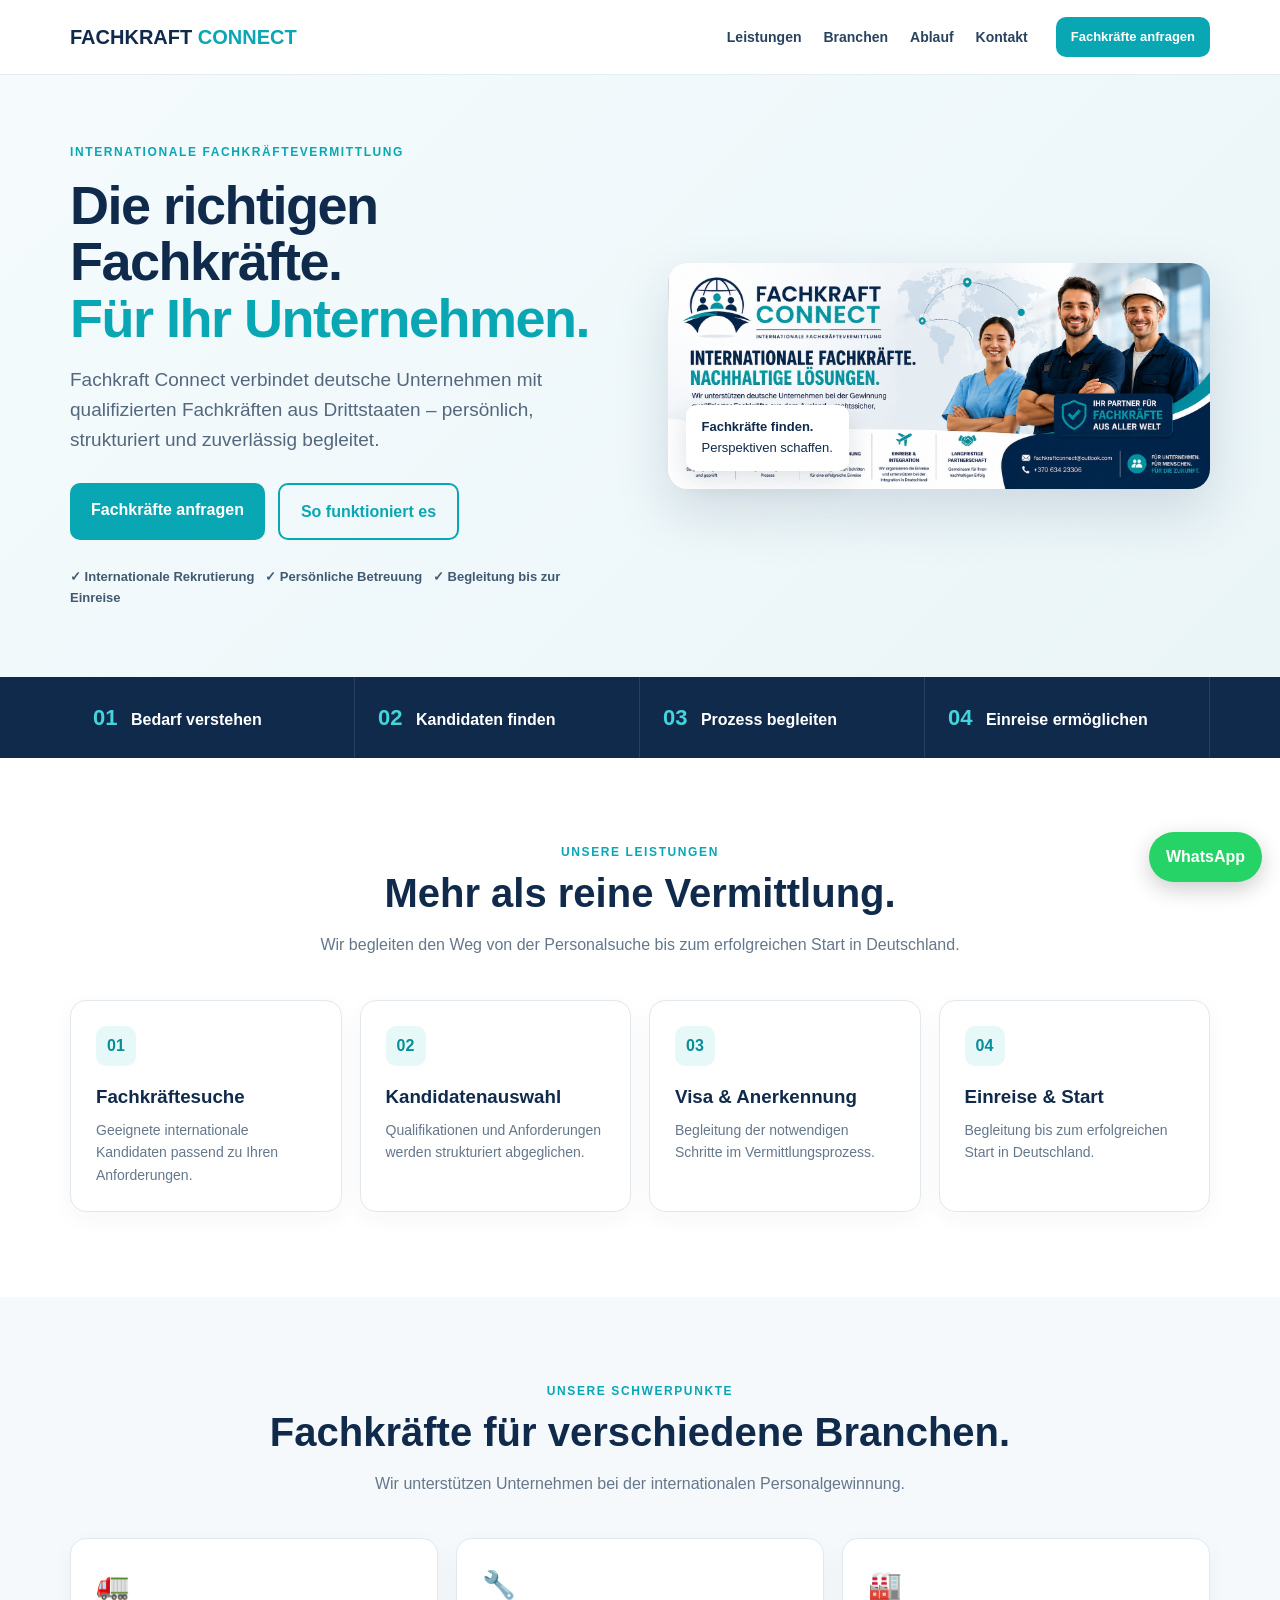
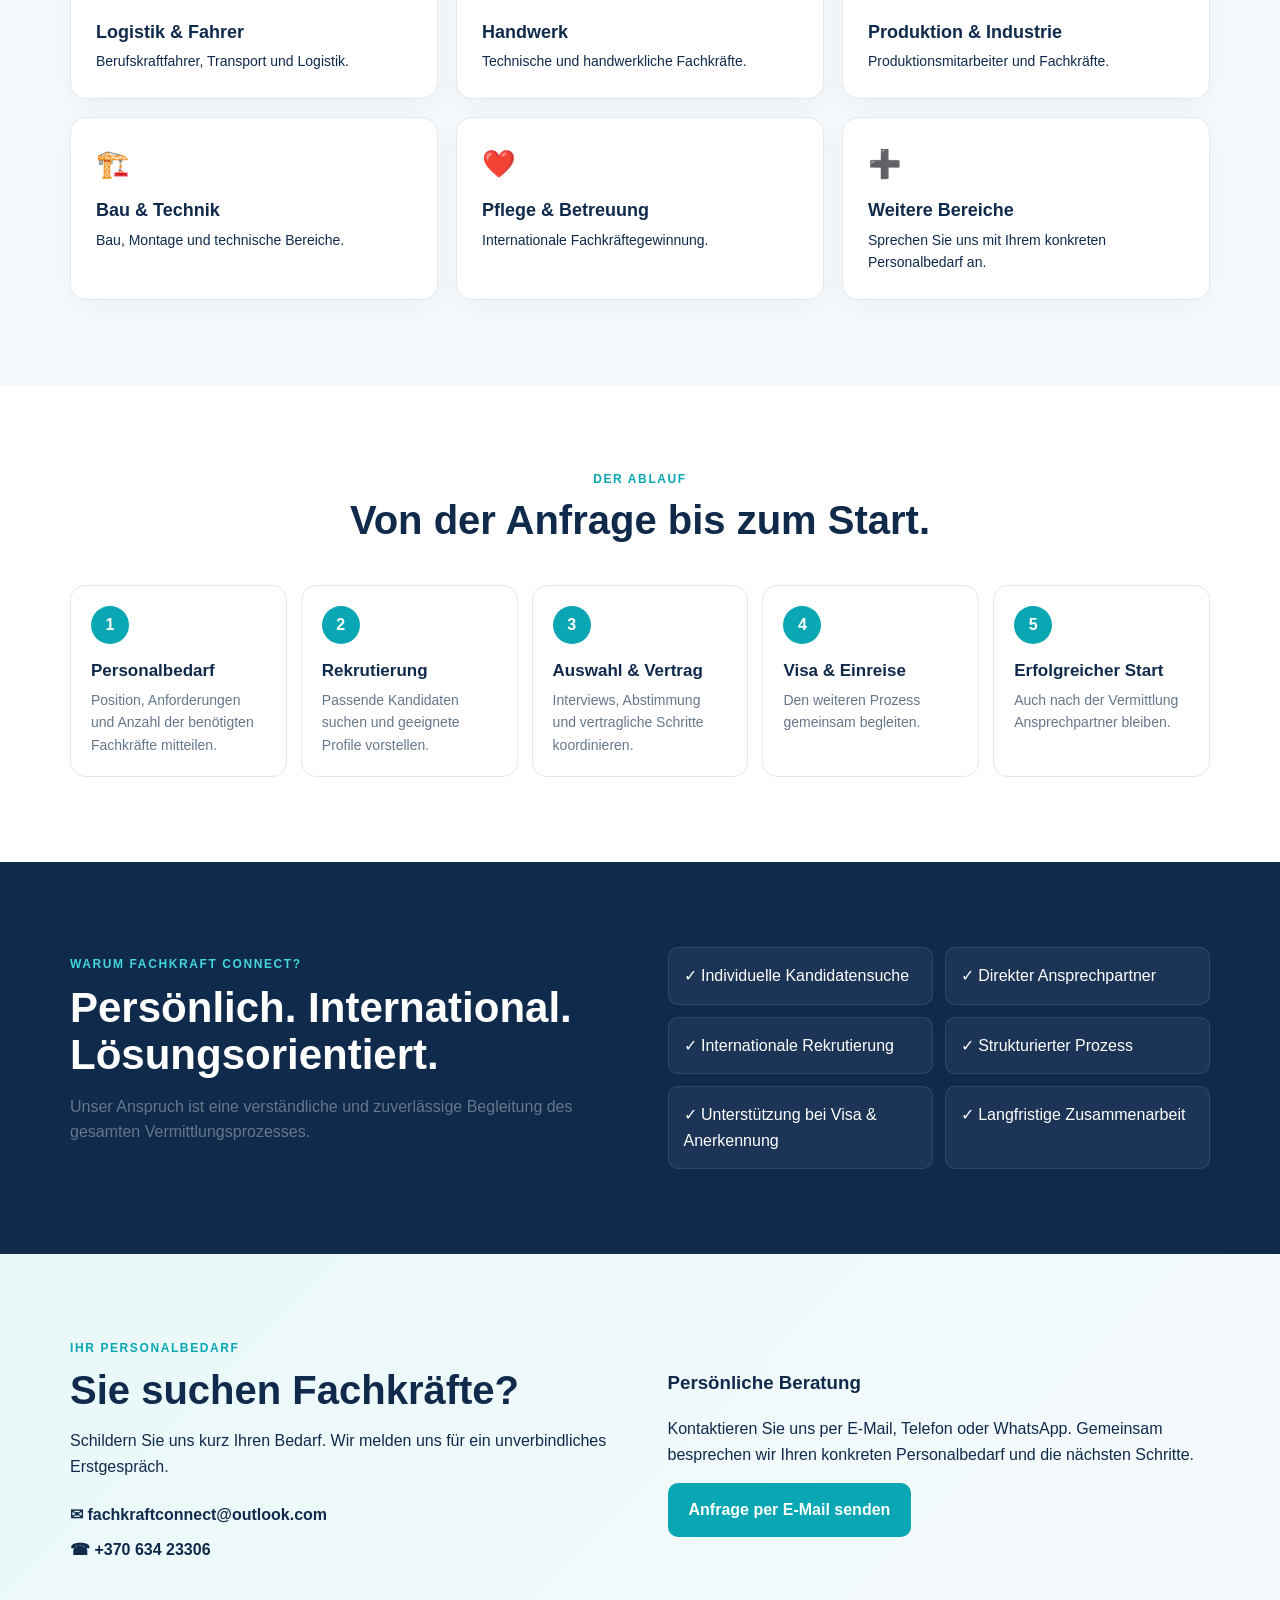
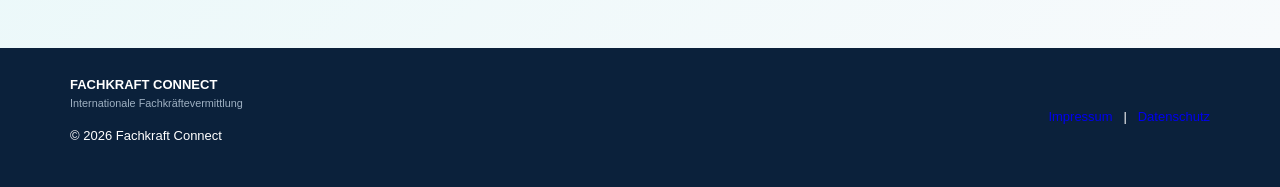
<file: index.html>
<!doctype html>
<html lang="de">

<head>
  <meta charset="utf-8">
  <meta name="viewport" content="width=device-width, initial-scale=1">

  <meta
    name="description"
    content="Fachkraft Connect – internationale Fachkräftevermittlung für deutsche Unternehmen."
  >

  <title>Fachkraft Connect | Internationale Fachkräfte</title>

  <link rel="stylesheet" href="style.css">
</head>

<body>

<header>
  <div class="container nav">

    <a class="logo" href="#start">
      FACHKRAFT <b>CONNECT</b>
    </a>

    <nav>
      <a href="#leistungen">Leistungen</a>
      <a href="#branchen">Branchen</a>
      <a href="#ablauf">Ablauf</a>
      <a href="#kontakt">Kontakt</a>
    </nav>

    <a class="btn small" href="#kontakt">
      Fachkräfte anfragen
    </a>

  </div>
</header>


<main>

<!-- STARTSEITE -->

<section id="start" class="hero">

  <div class="container hero-grid">

    <div>

      <div class="eyebrow">
        INTERNATIONALE FACHKRÄFTEVERMITTLUNG
      </div>

      <h1>
        Die richtigen Fachkräfte.<br>
        <span>Für Ihr Unternehmen.</span>
      </h1>

      <p>
        Fachkraft Connect verbindet deutsche Unternehmen mit qualifizierten
        Fachkräften aus Drittstaaten – persönlich, strukturiert und
        zuverlässig begleitet.
      </p>

      <div class="actions">

        <a class="btn" href="#kontakt">
          Fachkräfte anfragen
        </a>

        <a class="btn ghost" href="#ablauf">
          So funktioniert es
        </a>

      </div>

      <div class="trust">
        ✓ Internationale Rekrutierung
        &nbsp;
        ✓ Persönliche Betreuung
        &nbsp;
        ✓ Begleitung bis zur Einreise
      </div>

    </div>


    <div class="hero-card">

      <img
        src="assets/content.jpeg"
        alt="Fachkraft Connect – Internationale Fachkräftevermittlung"
      >

      <div class="badge">
        <b>Fachkräfte finden.</b><br>
        Perspektiven schaffen.
      </div>

    </div>

  </div>

</section>


<!-- 4 SCHRITTE -->

<section class="numbers">

  <div class="container four">

    <div>
      <b>01</b>
      Bedarf verstehen
    </div>

    <div>
      <b>02</b>
      Kandidaten finden
    </div>

    <div>
      <b>03</b>
      Prozess begleiten
    </div>

    <div>
      <b>04</b>
      Einreise ermöglichen
    </div>

  </div>

</section>


<!-- LEISTUNGEN -->

<section id="leistungen" class="section">

  <div class="container">

    <div class="head">

      <div class="eyebrow">
        UNSERE LEISTUNGEN
      </div>

      <h2>
        Mehr als reine Vermittlung.
      </h2>

      <p>
        Wir begleiten den Weg von der Personalsuche bis zum erfolgreichen
        Start in Deutschland.
      </p>

    </div>


    <div class="cards">

      <article>

        <i>01</i>

        <h3>Fachkräftesuche</h3>

        <p>
          Geeignete internationale Kandidaten passend zu Ihren Anforderungen.
        </p>

      </article>


      <article>

        <i>02</i>

        <h3>Kandidatenauswahl</h3>

        <p>
          Qualifikationen und Anforderungen werden strukturiert abgeglichen.
        </p>

      </article>


      <article>

        <i>03</i>

        <h3>Visa &amp; Anerkennung</h3>

        <p>
          Begleitung der notwendigen Schritte im Vermittlungsprozess.
        </p>

      </article>


      <article>

        <i>04</i>

        <h3>Einreise &amp; Start</h3>

        <p>
          Begleitung bis zum erfolgreichen Start in Deutschland.
        </p>

      </article>

    </div>

  </div>

</section>


<!-- BRANCHEN -->

<section id="branchen" class="section light">

  <div class="container">

    <div class="head">

      <div class="eyebrow">
        UNSERE SCHWERPUNKTE
      </div>

      <h2>
        Fachkräfte für verschiedene Branchen.
      </h2>

      <p>
        Wir unterstützen Unternehmen bei der internationalen Personalgewinnung.
      </p>

    </div>


    <div class="industries">

      <div>
        🚛

        <h3>Logistik &amp; Fahrer</h3>

        <p>
          Berufskraftfahrer, Transport und Logistik.
        </p>
      </div>


      <div>
        🔧

        <h3>Handwerk</h3>

        <p>
          Technische und handwerkliche Fachkräfte.
        </p>
      </div>


      <div>
        🏭

        <h3>Produktion &amp; Industrie</h3>

        <p>
          Produktionsmitarbeiter und Fachkräfte.
        </p>
      </div>


      <div>
        🏗️

        <h3>Bau &amp; Technik</h3>

        <p>
          Bau, Montage und technische Bereiche.
        </p>
      </div>


      <div>
        ❤️

        <h3>Pflege &amp; Betreuung</h3>

        <p>
          Internationale Fachkräftegewinnung.
        </p>
      </div>


      <div>
        ➕

        <h3>Weitere Bereiche</h3>

        <p>
          Sprechen Sie uns mit Ihrem konkreten Personalbedarf an.
        </p>
      </div>

    </div>

  </div>

</section>


<!-- ABLAUF -->

<section id="ablauf" class="section">

  <div class="container">

    <div class="head">

      <div class="eyebrow">
        DER ABLAUF
      </div>

      <h2>
        Von der Anfrage bis zum Start.
      </h2>

    </div>


    <div class="steps">

      <div>

        <b>1</b>

        <h3>Personalbedarf</h3>

        <p>
          Position, Anforderungen und Anzahl der benötigten Fachkräfte mitteilen.
        </p>

      </div>


      <div>

        <b>2</b>

        <h3>Rekrutierung</h3>

        <p>
          Passende Kandidaten suchen und geeignete Profile vorstellen.
        </p>

      </div>


      <div>

        <b>3</b>

        <h3>Auswahl &amp; Vertrag</h3>

        <p>
          Interviews, Abstimmung und vertragliche Schritte koordinieren.
        </p>

      </div>


      <div>

        <b>4</b>

        <h3>Visa &amp; Einreise</h3>

        <p>
          Den weiteren Prozess gemeinsam begleiten.
        </p>

      </div>


      <div>

        <b>5</b>

        <h3>Erfolgreicher Start</h3>

        <p>
          Auch nach der Vermittlung Ansprechpartner bleiben.
        </p>

      </div>

    </div>

  </div>

</section>


<!-- WARUM FACHKRAFT CONNECT -->

<section class="section dark">

  <div class="container split">

    <div>

      <div class="eyebrow">
        WARUM FACHKRAFT CONNECT?
      </div>

      <h2>
        Persönlich. International. Lösungsorientiert.
      </h2>

      <p>
        Unser Anspruch ist eine verständliche und zuverlässige Begleitung
        des gesamten Vermittlungsprozesses.
      </p>

    </div>


    <div class="benefits">

      <div>
        ✓ Individuelle Kandidatensuche
      </div>

      <div>
        ✓ Direkter Ansprechpartner
      </div>

      <div>
        ✓ Internationale Rekrutierung
      </div>

      <div>
        ✓ Strukturierter Prozess
      </div>

      <div>
        ✓ Unterstützung bei Visa &amp; Anerkennung
      </div>

      <div>
        ✓ Langfristige Zusammenarbeit
      </div>

    </div>

  </div>

</section>


<!-- KONTAKT -->

<section id="kontakt" class="section contact">

  <div class="container contact-grid">

    <div>

      <div class="eyebrow">
        IHR PERSONALBEDARF
      </div>

      <h2>
        Sie suchen Fachkräfte?
      </h2>

      <p>
        Schildern Sie uns kurz Ihren Bedarf.
        Wir melden uns für ein unverbindliches Erstgespräch.
      </p>


      <div class="links">

        <a href="mailto:fachkraftconnect@outlook.com">
          ✉ fachkraftconnect@outlook.com
        </a>

        <a href="tel:+37063423306">
          ☎ +370 634 23306
        </a>

      </div>

    </div>


    <div>

      <h3>
        Persönliche Beratung
      </h3>

      <p>
        Kontaktieren Sie uns per E-Mail, Telefon oder WhatsApp.
        Gemeinsam besprechen wir Ihren konkreten Personalbedarf und
        die nächsten Schritte.
      </p>

      <p>
        <a
          class="btn"
          href="mailto:fachkraftconnect@outlook.com?subject=Anfrage%20Fachkräftevermittlung"
        >
          Anfrage per E-Mail senden
        </a>
      </p>

    </div>

  </div>

</section>

</main>


<!-- FOOTER -->

<footer>

  <div class="container footer">

    <div>

      <b>
        FACHKRAFT CONNECT
      </b>

      <small>
        Internationale Fachkräftevermittlung
      </small>

      <p>
        © 2026 Fachkraft Connect
      </p>

    </div>


    <div>

      <a href="impressum.html">
        Impressum
      </a>

      &nbsp; | &nbsp;

      <a href="datenschutz.html">
        Datenschutz
      </a>

    </div>

  </div>

</footer>


<!-- WHATSAPP -->

<a
  class="whatsapp"
  href="https://wa.me/37063423306"
  target="_blank"
  rel="noopener noreferrer"
>
  WhatsApp
</a>


</body>
</html>
</file>
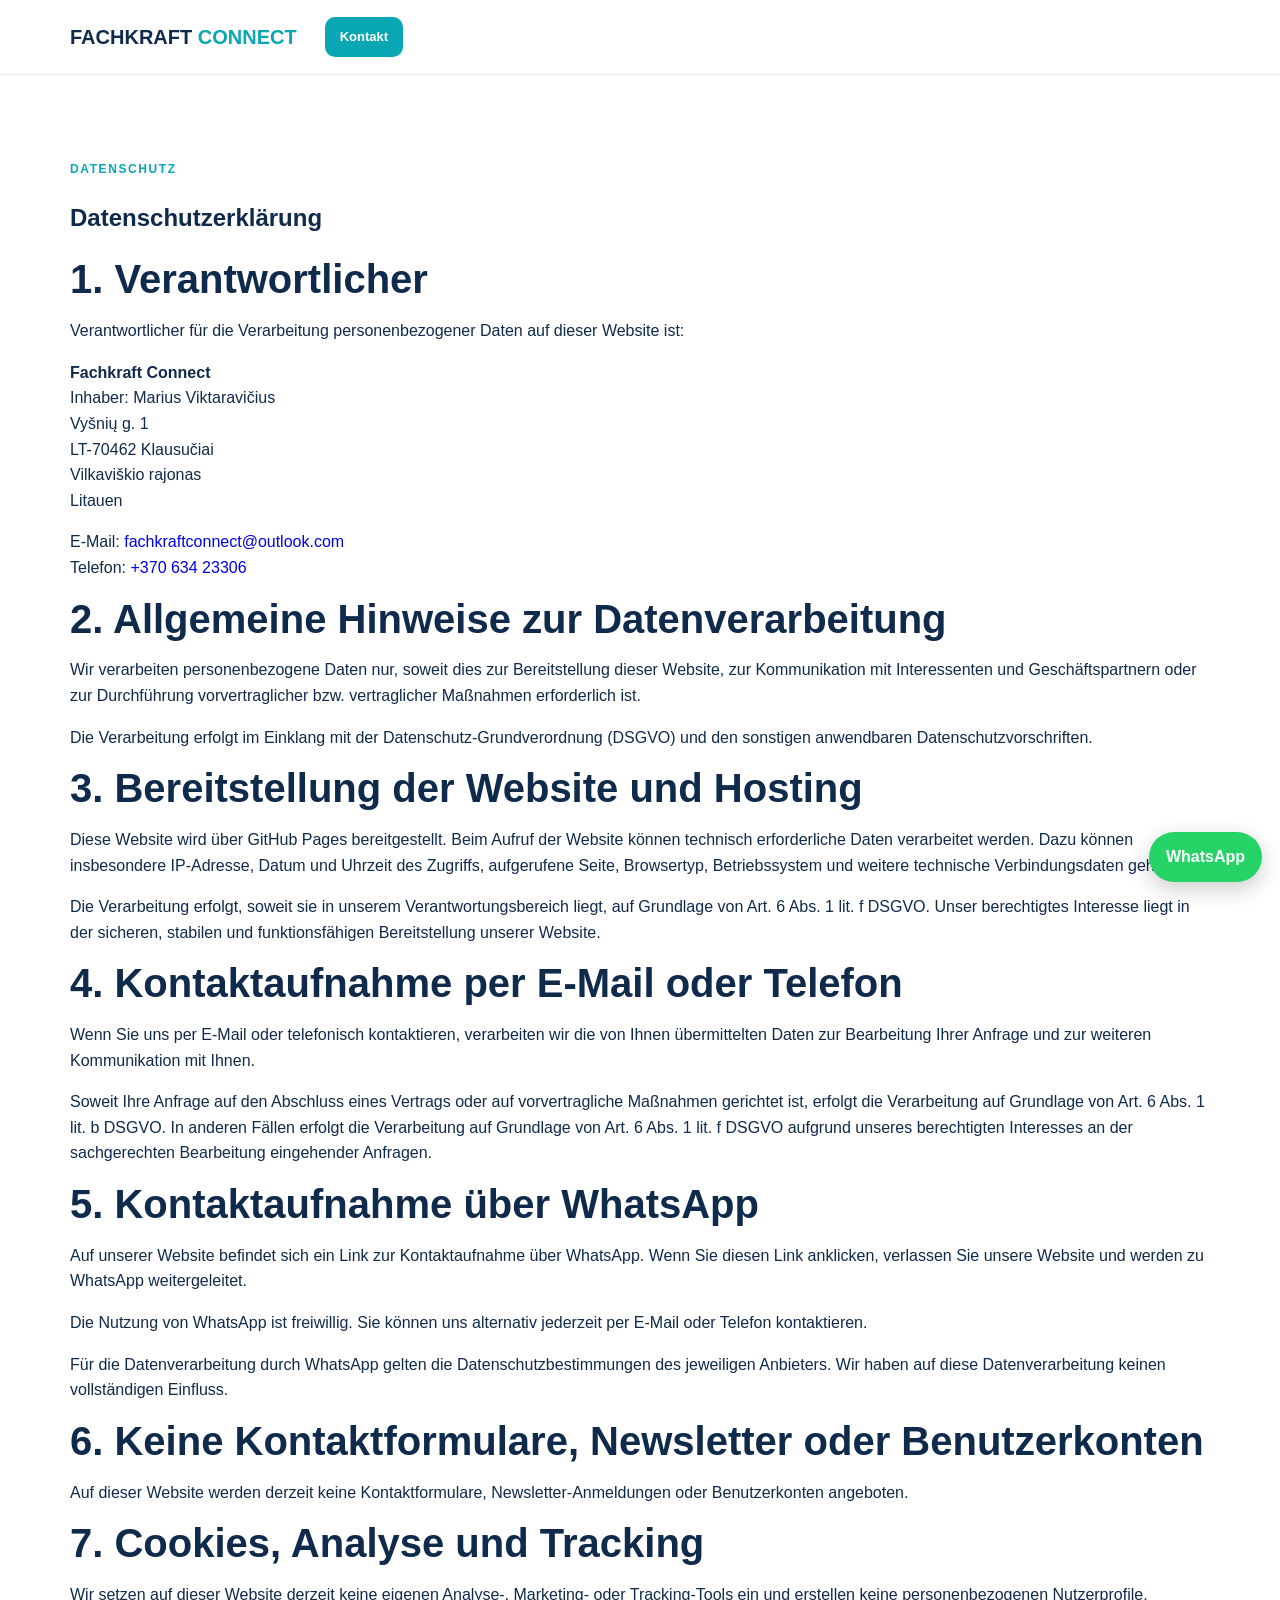
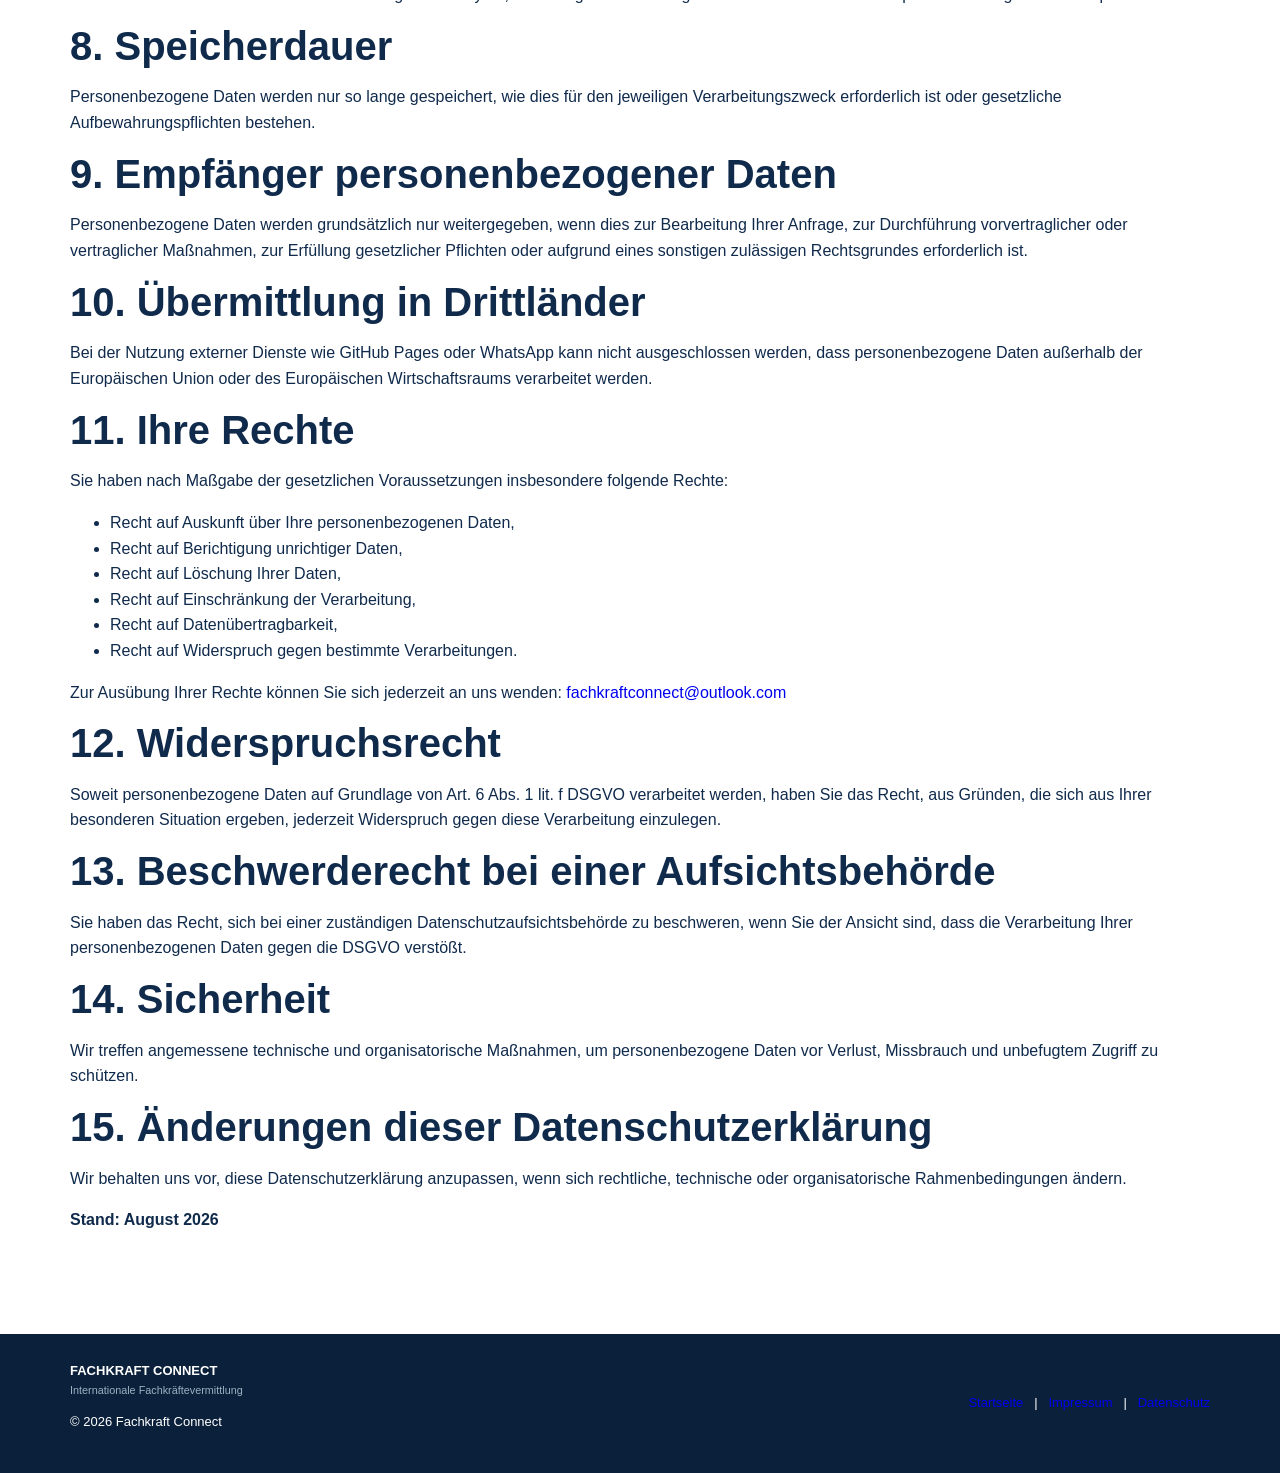
<file: datenschutz.html>
<!doctype html>
<html lang="de">
<head>
  <meta charset="utf-8">
  <meta name="viewport" content="width=device-width, initial-scale=1">
  <meta name="description" content="Datenschutzerklärung von Fachkraft Connect – Internationale Fachkräftevermittlung.">
  <title>Datenschutz | Fachkraft Connect</title>
  <link rel="stylesheet" href="style.css">
</head>
<body>

<header>
  <div class="container nav">
    <a class="logo" href="index.html">FACHKRAFT <b>CONNECT</b></a>
    <a class="btn small" href="index.html#kontakt">Kontakt</a>
  </div>
</header>

<main>
  <section class="section">
    <div class="container">
      <div class="eyebrow">DATENSCHUTZ</div>
      <h1>Datenschutzerklärung</h1>

      <div class="legal-content">
        <h2>1. Verantwortlicher</h2>
        <p>Verantwortlicher für die Verarbeitung personenbezogener Daten auf dieser Website ist:</p>
        <p>
          <strong>Fachkraft Connect</strong><br>
          Inhaber: Marius Viktaravičius<br>
          Vyšnių g. 1<br>
          LT-70462 Klausučiai<br>
          Vilkaviškio rajonas<br>
          Litauen
        </p>
        <p>
          E-Mail: <a href="mailto:fachkraftconnect@outlook.com">fachkraftconnect@outlook.com</a><br>
          Telefon: <a href="tel:+37063423306">+370 634 23306</a>
        </p>

        <h2>2. Allgemeine Hinweise zur Datenverarbeitung</h2>
        <p>
          Wir verarbeiten personenbezogene Daten nur, soweit dies zur Bereitstellung dieser Website,
          zur Kommunikation mit Interessenten und Geschäftspartnern oder zur Durchführung
          vorvertraglicher bzw. vertraglicher Maßnahmen erforderlich ist.
        </p>
        <p>
          Die Verarbeitung erfolgt im Einklang mit der Datenschutz-Grundverordnung (DSGVO)
          und den sonstigen anwendbaren Datenschutzvorschriften.
        </p>

        <h2>3. Bereitstellung der Website und Hosting</h2>
        <p>
          Diese Website wird über GitHub Pages bereitgestellt. Beim Aufruf der Website können
          technisch erforderliche Daten verarbeitet werden. Dazu können insbesondere IP-Adresse,
          Datum und Uhrzeit des Zugriffs, aufgerufene Seite, Browsertyp, Betriebssystem und weitere
          technische Verbindungsdaten gehören.
        </p>
        <p>
          Die Verarbeitung erfolgt, soweit sie in unserem Verantwortungsbereich liegt,
          auf Grundlage von Art. 6 Abs. 1 lit. f DSGVO. Unser berechtigtes Interesse liegt in der
          sicheren, stabilen und funktionsfähigen Bereitstellung unserer Website.
        </p>

        <h2>4. Kontaktaufnahme per E-Mail oder Telefon</h2>
        <p>
          Wenn Sie uns per E-Mail oder telefonisch kontaktieren, verarbeiten wir die von Ihnen
          übermittelten Daten zur Bearbeitung Ihrer Anfrage und zur weiteren Kommunikation mit Ihnen.
        </p>
        <p>
          Soweit Ihre Anfrage auf den Abschluss eines Vertrags oder auf vorvertragliche Maßnahmen
          gerichtet ist, erfolgt die Verarbeitung auf Grundlage von Art. 6 Abs. 1 lit. b DSGVO.
          In anderen Fällen erfolgt die Verarbeitung auf Grundlage von Art. 6 Abs. 1 lit. f DSGVO
          aufgrund unseres berechtigten Interesses an der sachgerechten Bearbeitung eingehender Anfragen.
        </p>

        <h2>5. Kontaktaufnahme über WhatsApp</h2>
        <p>
          Auf unserer Website befindet sich ein Link zur Kontaktaufnahme über WhatsApp. Wenn Sie diesen
          Link anklicken, verlassen Sie unsere Website und werden zu WhatsApp weitergeleitet.
        </p>
        <p>
          Die Nutzung von WhatsApp ist freiwillig. Sie können uns alternativ jederzeit per E-Mail
          oder Telefon kontaktieren.
        </p>
        <p>
          Für die Datenverarbeitung durch WhatsApp gelten die Datenschutzbestimmungen des jeweiligen
          Anbieters. Wir haben auf diese Datenverarbeitung keinen vollständigen Einfluss.
        </p>

        <h2>6. Keine Kontaktformulare, Newsletter oder Benutzerkonten</h2>
        <p>
          Auf dieser Website werden derzeit keine Kontaktformulare, Newsletter-Anmeldungen
          oder Benutzerkonten angeboten.
        </p>

        <h2>7. Cookies, Analyse und Tracking</h2>
        <p>
          Wir setzen auf dieser Website derzeit keine eigenen Analyse-, Marketing- oder Tracking-Tools
          ein und erstellen keine personenbezogenen Nutzerprofile.
        </p>

        <h2>8. Speicherdauer</h2>
        <p>
          Personenbezogene Daten werden nur so lange gespeichert, wie dies für den jeweiligen
          Verarbeitungszweck erforderlich ist oder gesetzliche Aufbewahrungspflichten bestehen.
        </p>

        <h2>9. Empfänger personenbezogener Daten</h2>
        <p>
          Personenbezogene Daten werden grundsätzlich nur weitergegeben, wenn dies zur Bearbeitung
          Ihrer Anfrage, zur Durchführung vorvertraglicher oder vertraglicher Maßnahmen,
          zur Erfüllung gesetzlicher Pflichten oder aufgrund eines sonstigen zulässigen Rechtsgrundes
          erforderlich ist.
        </p>

        <h2>10. Übermittlung in Drittländer</h2>
        <p>
          Bei der Nutzung externer Dienste wie GitHub Pages oder WhatsApp kann nicht ausgeschlossen
          werden, dass personenbezogene Daten außerhalb der Europäischen Union oder des Europäischen
          Wirtschaftsraums verarbeitet werden.
        </p>

        <h2>11. Ihre Rechte</h2>
        <p>Sie haben nach Maßgabe der gesetzlichen Voraussetzungen insbesondere folgende Rechte:</p>
        <ul>
          <li>Recht auf Auskunft über Ihre personenbezogenen Daten,</li>
          <li>Recht auf Berichtigung unrichtiger Daten,</li>
          <li>Recht auf Löschung Ihrer Daten,</li>
          <li>Recht auf Einschränkung der Verarbeitung,</li>
          <li>Recht auf Datenübertragbarkeit,</li>
          <li>Recht auf Widerspruch gegen bestimmte Verarbeitungen.</li>
        </ul>
        <p>
          Zur Ausübung Ihrer Rechte können Sie sich jederzeit an uns wenden:
          <a href="mailto:fachkraftconnect@outlook.com">fachkraftconnect@outlook.com</a>
        </p>

        <h2>12. Widerspruchsrecht</h2>
        <p>
          Soweit personenbezogene Daten auf Grundlage von Art. 6 Abs. 1 lit. f DSGVO verarbeitet werden,
          haben Sie das Recht, aus Gründen, die sich aus Ihrer besonderen Situation ergeben,
          jederzeit Widerspruch gegen diese Verarbeitung einzulegen.
        </p>

        <h2>13. Beschwerderecht bei einer Aufsichtsbehörde</h2>
        <p>
          Sie haben das Recht, sich bei einer zuständigen Datenschutzaufsichtsbehörde zu beschweren,
          wenn Sie der Ansicht sind, dass die Verarbeitung Ihrer personenbezogenen Daten gegen die DSGVO verstößt.
        </p>

        <h2>14. Sicherheit</h2>
        <p>
          Wir treffen angemessene technische und organisatorische Maßnahmen, um personenbezogene Daten
          vor Verlust, Missbrauch und unbefugtem Zugriff zu schützen.
        </p>

        <h2>15. Änderungen dieser Datenschutzerklärung</h2>
        <p>
          Wir behalten uns vor, diese Datenschutzerklärung anzupassen, wenn sich rechtliche,
          technische oder organisatorische Rahmenbedingungen ändern.
        </p>
        <p><strong>Stand: August 2026</strong></p>
      </div>
    </div>
  </section>
</main>

<footer>
  <div class="container footer">
    <div>
      <b>FACHKRAFT CONNECT</b>
      <small>Internationale Fachkräftevermittlung</small>
      <p>© 2026 Fachkraft Connect</p>
    </div>
    <div>
      <a href="index.html">Startseite</a>
      &nbsp; | &nbsp;
      <a href="impressum.html">Impressum</a>
      &nbsp; | &nbsp;
      <a href="datenschutz.html">Datenschutz</a>
    </div>
  </div>
</footer>

<a class="whatsapp"
   href="https://wa.me/37063423306"
   target="_blank"
   rel="noopener noreferrer">
  WhatsApp
</a>

</body>
</html>
</file>
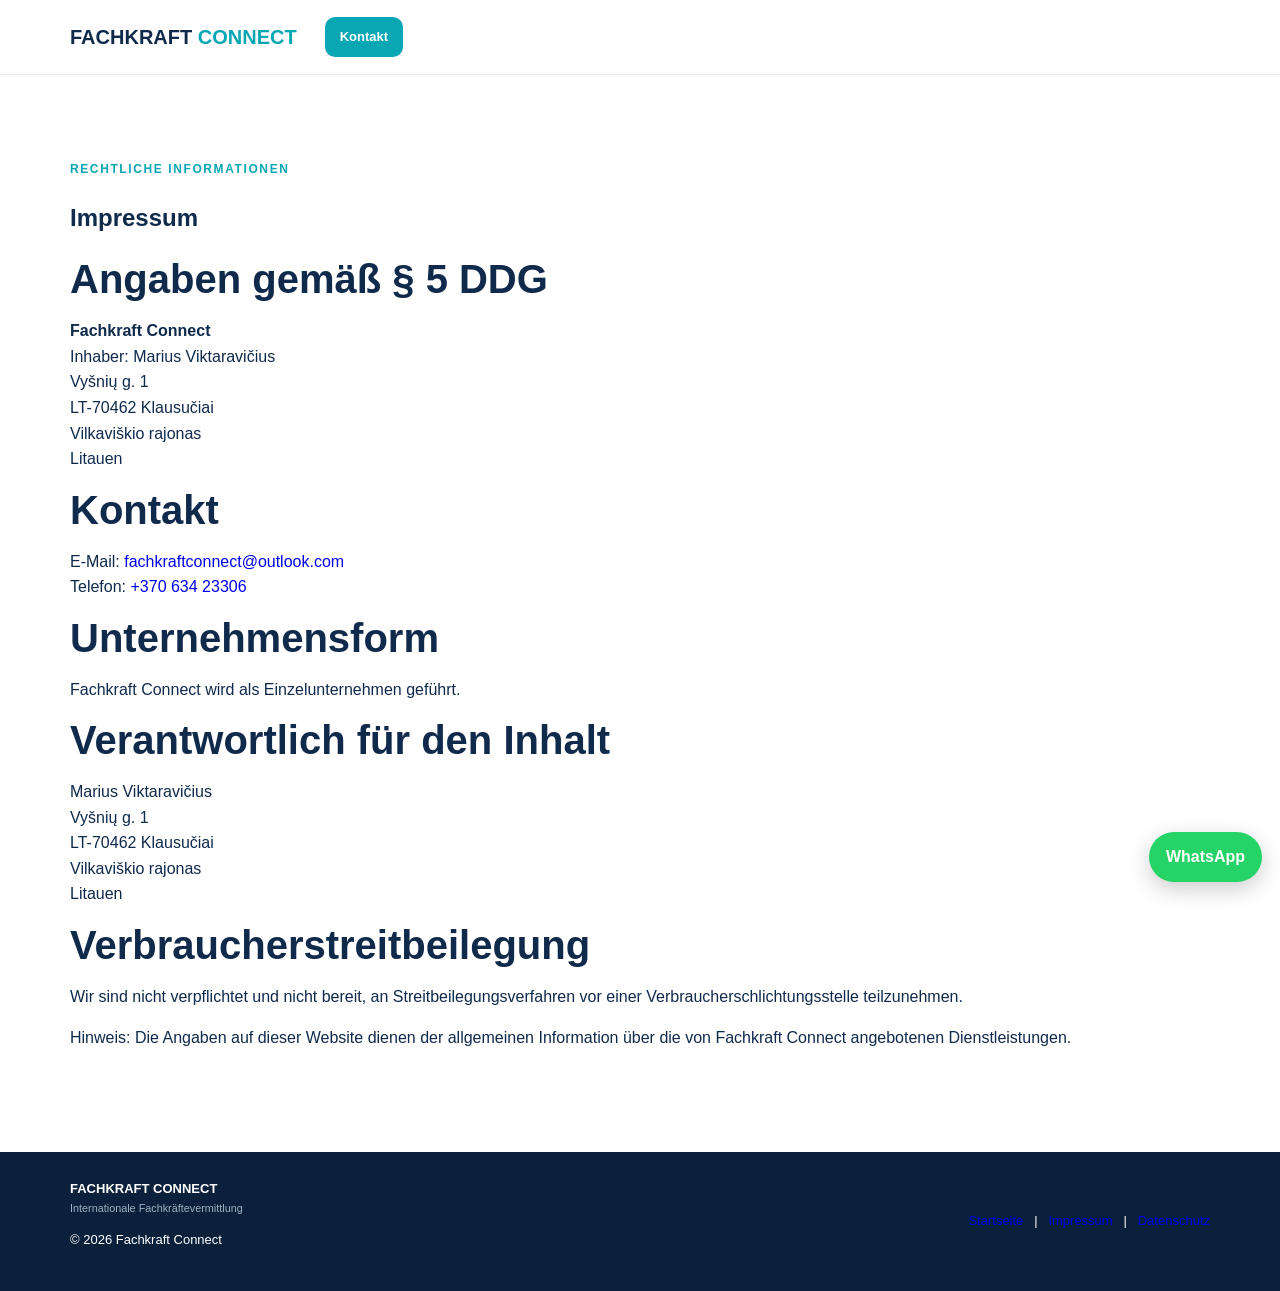
<file: impressum.html>
<!doctype html>
<html lang="de">

<head>
  <meta charset="utf-8">

  <meta
    name="viewport"
    content="width=device-width, initial-scale=1"
  >

  <meta
    name="description"
    content="Impressum von Fachkraft Connect – Internationale Fachkräftevermittlung."
  >

  <title>Impressum | Fachkraft Connect</title>

  <link rel="stylesheet" href="style.css">
</head>


<body>

<header>

  <div class="container nav">

    <a class="logo" href="index.html">
      FACHKRAFT <b>CONNECT</b>
    </a>

    <a class="btn small" href="index.html#kontakt">
      Kontakt
    </a>

  </div>

</header>


<main>

  <section class="section">

    <div class="container">

      <div class="eyebrow">
        RECHTLICHE INFORMATIONEN
      </div>

      <h1>
        Impressum
      </h1>


      <div class="legal-content">

        <h2>
          Angaben gemäß § 5 DDG
        </h2>

        <p>

          <strong>Fachkraft Connect</strong><br>

          Inhaber: Marius Viktaravičius<br>

          Vyšnių g. 1<br>

          LT-70462 Klausučiai<br>

          Vilkaviškio rajonas<br>

          Litauen

        </p>


        <h2>
          Kontakt
        </h2>

        <p>

          E-Mail:
          <a href="mailto:fachkraftconnect@outlook.com">
            fachkraftconnect@outlook.com
          </a>
          <br>

          Telefon:
          <a href="tel:+37063423306">
            +370 634 23306
          </a>

        </p>


        <h2>
          Unternehmensform
        </h2>

        <p>
          Fachkraft Connect wird als Einzelunternehmen geführt.
        </p>


        <h2>
          Verantwortlich für den Inhalt
        </h2>

        <p>

          Marius Viktaravičius<br>

          Vyšnių g. 1<br>

          LT-70462 Klausučiai<br>

          Vilkaviškio rajonas<br>

          Litauen

        </p>


        <h2>
          Verbraucherstreitbeilegung
        </h2>

        <p>
          Wir sind nicht verpflichtet und nicht bereit,
          an Streitbeilegungsverfahren vor einer
          Verbraucherschlichtungsstelle teilzunehmen.
        </p>


        <p class="legal-note">

          Hinweis: Die Angaben auf dieser Website dienen der
          allgemeinen Information über die von Fachkraft Connect
          angebotenen Dienstleistungen.

        </p>

      </div>

    </div>

  </section>

</main>


<footer>

  <div class="container footer">

    <div>

      <b>
        FACHKRAFT CONNECT
      </b>

      <small>
        Internationale Fachkräftevermittlung
      </small>

      <p>
        © 2026 Fachkraft Connect
      </p>

    </div>


    <div>

      <a href="index.html">
        Startseite
      </a>

      &nbsp; | &nbsp;

      <a href="impressum.html">
        Impressum
      </a>

      &nbsp; | &nbsp;

      <a href="datenschutz.html">
        Datenschutz
      </a>

    </div>

  </div>

</footer>


<a
  class="whatsapp"
  href="https://wa.me/37063423306"
  target="_blank"
  rel="noopener noreferrer"
>
  WhatsApp
</a>


</body>

</html>
</file>
<file: style.css>
*{box-sizing:border-box}html{scroll-behavior:smooth}body{margin:0;font-family:Arial,Helvetica,sans-serif;color:#102a4c;line-height:1.6}a{text-decoration:none}.container{width:min(1140px,92%);margin:auto}header{position:sticky;top:0;z-index:5;background:#fff;border-bottom:1px solid #e5edf2}.nav{min-height:74px;display:flex;align-items:center;gap:28px}.logo{font-size:20px;font-weight:900;color:#102a4c}.logo b,.eyebrow{color:#08a7b3}.nav nav{margin-left:auto;display:flex;gap:22px}.nav nav a{color:#29435e;font-size:14px;font-weight:700}.btn{display:inline-block;background:#08a7b3;color:#fff;border:0;border-radius:10px;padding:14px 21px;font-weight:800;cursor:pointer}.small{padding:10px 15px;font-size:13px}.ghost{background:transparent;color:#08a7b3;border:2px solid #08a7b3}.hero{padding:68px 0;background:linear-gradient(135deg,#f5fbfd,#eaf5f8)}.hero-grid,.split,.contact-grid{display:grid;grid-template-columns:1fr 1fr;gap:55px;align-items:center}.eyebrow{font-size:12px;font-weight:900;letter-spacing:1.6px}.hero h1{font-size:54px;line-height:1.04;letter-spacing:-1.5px;margin:15px 0}.hero h1 span{color:#08a7b3}.hero p{font-size:19px;color:#53677d}.actions{display:flex;gap:13px;margin:27px 0}.trust{font-size:13px;font-weight:700;color:#415a72}.hero-card{position:relative}.hero-card img{width:100%;border-radius:20px;display:block;box-shadow:0 22px 55px #102a4c24}.badge{position:absolute;bottom:18px;left:18px;background:#fff;padding:12px 16px;border-radius:11px;box-shadow:0 8px 25px #102a4c22;font-size:13px}.four{display:grid;grid-template-columns:repeat(4,1fr)}.numbers{background:#102a4c;color:#fff}.four div{padding:23px;border-right:1px solid #ffffff1a;font-weight:700}.four b{color:#43d5db;font-size:22px;margin-right:9px}.section{padding:85px 0}.light{background:#f5f9fb}.head{text-align:center;max-width:760px;margin:0 auto 42px}.head h2,.section h2{font-size:40px;line-height:1.12;margin:9px 0 13px}.head p,.industry p,.cards p,.steps p,.dark p{color:#65778b}.cards{display:grid;grid-template-columns:repeat(4,1fr);gap:18px}.cards article,.industries>div{background:#fff;border:1px solid #e1e9ef;border-radius:16px;padding:25px;box-shadow:0 7px 23px #102a4c0a}.cards i{display:grid;place-items:center;width:40px;height:40px;border-radius:10px;background:#e7f8f9;color:#078e98;font-style:normal;font-weight:900}.cards h3{margin:16px 0 7px}.cards p,.industries p,.steps p{font-size:14px;margin:0}.industries{display:grid;grid-template-columns:repeat(3,1fr);gap:18px}.industries>div{font-size:27px}.industries h3{font-size:18px;margin:10px 0 4px}.steps{display:grid;grid-template-columns:repeat(5,1fr);gap:14px}.steps>div{border:1px solid #e1e9ef;border-radius:15px;padding:20px}.steps b{display:grid;place-items:center;width:38px;height:38px;border-radius:50%;background:#08a7b3;color:#fff}.steps h3{font-size:17px;margin:13px 0 5px}.dark{background:#102a4c;color:#fff}.dark .eyebrow{color:#43d5db}.dark h2{font-size:42px}.benefits{display:grid;grid-template-columns:1fr 1fr;gap:12px}.benefits div{padding:15px;border-radius:10px;background:#ffffff0d;border:1px solid #ffffff18}.contact{background:linear-gradient(135deg,#e9f8f9,#f7fafc)}.links{display:grid;gap:10px;margin-top:22px}.links a{color:#102a4c;font-weight:800}.contact form{background:#fff;padding:27px;border-radius:18px;box-shadow:0 10px 32px #102a4c14;display:grid;gap:12px}.contact label{font-size:13px;font-weight:800}.contact input,.contact textarea{display:block;width:100%;margin-top:4px;padding:10px;border:1px solid #d6e0e8;border-radius:8px;font:inherit}.contact small{color:#718197}.legal{background:#f1f5f8;padding:38px 0}.legal-grid{display:grid;grid-template-columns:1fr 1fr;gap:30px}.legal p{font-size:13px;color:#68798c}.footer{display:flex;justify-content:space-between;align-items:center}.footer small{display:block;color:#9eb0c2}footer{background:#0b213b;color:#fff;padding:27px 0;font-size:13px}.whatsapp{position:fixed;right:18px;bottom:18px;background:#25d366;color:#fff;padding:12px 17px;border-radius:30px;font-weight:900;box-shadow:0 7px 22px #0003}@media(max-width:900px){.nav nav{display:none}.hero-grid,.split,.contact-grid{grid-template-columns:1fr}.hero-card{order:-1}.cards{grid-template-columns:1fr 1fr}.industries{grid-template-columns:1fr 1fr}.steps{grid-template-columns:1fr 1fr}.four{grid-template-columns:1fr 1fr}}@media(max-width:560px){.nav .small{display:none}.hero h1{font-size:39px}.section h2,.dark h2{font-size:31px}.cards,.industries,.steps,.benefits,.legal-grid{grid-template-columns:1fr}.actions{flex-direction:column}.btn{text-align:center}.footer{display:block}.footer div+div{margin-top:12px}}
</file>
